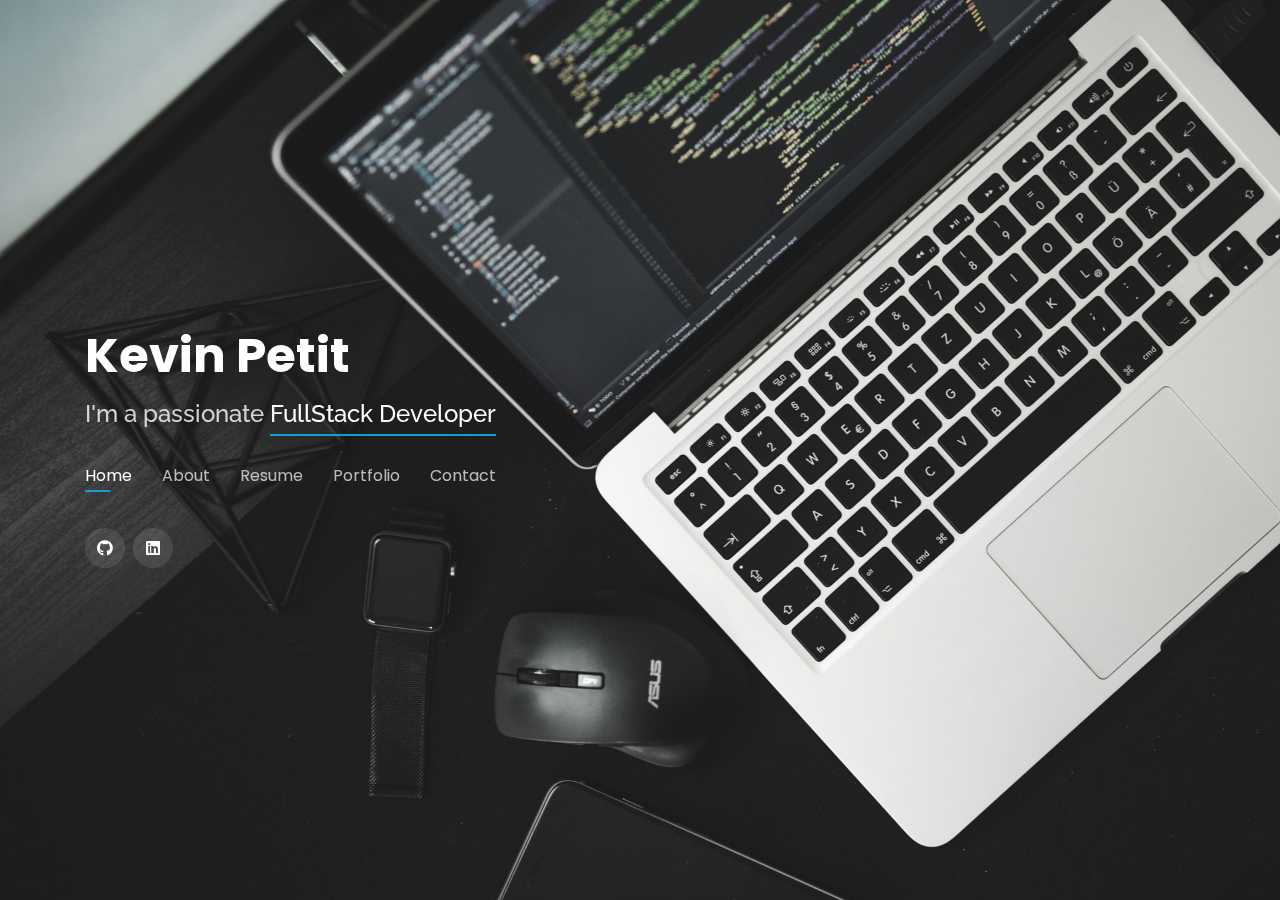
<file: index.html>
<!DOCTYPE html>
<html lang="en">

<head>
  <meta charset="utf-8">
  <meta content="width=device-width, initial-scale=1.0" name="viewport">

  <title>Kevin Petit | Portfolio</title>
  <meta content="portfolio kevin petit work" name="description">
  <meta content="portfolio kevin petit work" name="keywords">

  <!-- Favicons -->
  <link href="assets/img/code.png" rel="icon">
  <!-- <link href="assets/img/apple-touch-icon.png" rel="apple-touch-icon"> -->

  <!-- Google Fonts -->
  <link href="https://fonts.googleapis.com/css?family=Open+Sans:300,300i,400,400i,600,600i,700,700i|Raleway:300,300i,400,400i,500,500i,600,600i,700,700i|Poppins:300,300i,400,400i,500,500i,600,600i,700,700i" rel="stylesheet">

  <!-- Vendor CSS Files -->
  <!-- <link href="assets/vendor/bootstrap/css/bootstrap.min.css" rel="stylesheet"> -->
  <link rel="stylesheet" href="https://stackpath.bootstrapcdn.com/bootstrap/4.3.1/css/bootstrap.min.css" integrity="sha384-ggOyR0iXCbMQv3Xipma34MD+dH/1fQ784/j6cY/iJTQUOhcWr7x9JvoRxT2MZw1T" crossorigin="anonymous">
  <link href="assets/vendor/icofont/icofont.min.css" rel="stylesheet">
  <link href="assets/vendor/remixicon/remixicon.css" rel="stylesheet">
  <link href="assets/vendor/owl.carousel/assets/owl.carousel.min.css" rel="stylesheet">
  <link href="assets/vendor/boxicons/css/boxicons.min.css" rel="stylesheet">
  <link href="assets/vendor/venobox/venobox.css" rel="stylesheet">
  <link rel="stylesheet" href="https://cdnjs.cloudflare.com/ajax/libs/font-awesome/5.15.2/css/all.min.css">
  <!-- Template Main CSS File -->
  <link href="assets/css/style.css" rel="stylesheet">
</head>

<body>

  <!-- ======= Header ======= -->
  <header id="header" class="header-tops">
    <div class="container">

      <h1><a href="index.html">Kevin Petit</a></h1>
      <!-- Uncomment below if you prefer to use an image logo -->
      <!-- <a href="index.html" class="mr-auto"><img src="assets/img/me.png" alt="" class="img-fluid"></a> -->
      <h2>I'm a passionate <span>FullStack Developer</span></h2>

      <nav class="nav-menu d-none d-lg-block">
        <ul>
          <li class="active"><a href="#header">Home</a></li>
          <li><a href="#about">About</a></li>
          <li><a href="#resume">Resume</a></li>
          <li><a href="#portfolio">Portfolio</a></li>
          <li><a href="#contact">Contact</a></li>
        </ul>
      </nav><!-- .nav-menu -->

      <div class="social-links">
        <a href="https://github.com/kevinpetits" class="twitter" target="_blank"><i class="fab fa-github"></i></a>
        <a href="https://www.linkedin.com/in/petit-kevin/" class="linkedin" target="_blank"><i class="fab fa-linkedin"></i></a>
      </div>

    </div>
  </header><!-- End Header -->

  <!-- ======= About Section ======= -->
  <section id="about" class="about">

    <!-- ======= About Me ======= -->
    <div class="about-me container">

      <div class="section-title">
        <h2>About</h2>
        <p>Learn more about me</p>
      </div>

      <div class="row">
        <div class="col-lg-4" data-aos="fade-right">
          <img src="assets/img/Kevin-min.jpeg" class="img-fluid" alt="">
        </div>
        <div class="col-lg-8 pt-4 pt-lg-0 content" data-aos="fade-left">
          <h3>FullStack Web Developer</h3>
          <p class="font-italic">
            Detail-oriented, responsible and committed developer. Passionate about problem solving, searching for new knowledge and learning new skills / tools.
          </p>
          <div class="row">
            <div class="col-lg-6">
              <ul>
                <li><i class="icofont-rounded-right"></i> <strong>City:</strong> Barquisimeto, Venezuela</li>
                <li><i class="icofont-rounded-right"></i> <strong>Degree:</strong> Technical in Computer Science</li>
                <li><i class="icofont-rounded-right"></i> <strong>Email:</strong> petitkevin20@gmail.com</li>
                <li><i class="icofont-rounded-right"></i> <strong>Job:</strong> Available</li>
                <li>
                  <i class="icofont-rounded-right"></i> 
                  <a href="https://github.com/kevinpetits" target="_blank"><i class="fab fa-github" style="color: #FFF;"></i></a> 
                  <a href="https://www.linkedin.com/in/petit-kevin/" target="_blank"><i class="fab fa-linkedin" style="color: #FFF;"></i></a>
                </li>
              </ul>
            </div>
          </div>
        </div>
      </div>

    </div><!-- End About Me -->

    <!-- ======= Interests ======= -->
    <div class="interests container">

      <div class="section-title">
        <h2>SKILLS</h2>
      </div>

      <div class="row">
        <div class="col-lg-3 col-md-4">
          <div class="icon-box">
            <i class="fab fa-html5" style="color: #e34f26"></i>
            <h3>HTML</h3>
          </div>
        </div>
        <div class="col-lg-3 col-md-4 mt-4 mt-md-0">
          <div class="icon-box">
            <i class="fab fa-css3-alt" style="color: #2965f1"></i>
            <h3>CSS</h3>
          </div>
        </div>
        <div class="col-lg-3 col-md-4 mt-4 mt-md-0">
          <div class="icon-box">
            <i class="fab fa-js" style="color: #f0db4f"></i>
            <h3>JavaScript</h3>
          </div>
        </div>
        <div class="col-lg-3 col-md-4 mt-4 mt-lg-0">
          <div class="icon-box">
            <i class="fab fa-laravel" style="color: #F05340"></i>
            <h3>Laravel</h3>
          </div>
        </div>
        <div class="col-lg-3 col-md-4 mt-4">
          <div class="icon-box">
            <i class="fab fa-react" style="color: #47aeff;"></i>
            <h3>ReactJS</h3>
          </div>
        </div>
        <div class="col-lg-3 col-md-4 mt-4">
          <div class="icon-box">
            <i class="fab fa-node" style="color: #3c873a"></i>
            <h3>NodeJS</h3>
          </div>
        </div>
        <div class="col-lg-3 col-md-4 mt-4">
          <div class="icon-box">
            <i class="fab fa-node-js" style="color: #68a063"></i>
            <h3>ExpressJS</h3>
          </div>
        </div>
        <div class="col-lg-3 col-md-4 mt-4">
          <div class="icon-box">
            <i class="fab fa-php" style="color: #787CB5"></i>
            <h3>PHP</h3>
          </div>
        </div>
        <div class="col-lg-3 col-md-4 mt-4">
          <div class="icon-box">
            <i class="icofont-file-sql" style="color: #00758F"></i>
            <h3>MySQL</h3>
          </div>
        </div>
        <div class="col-lg-3 col-md-4 mt-4">
          <div class="icon-box">
            <i class="icofont-file-sql" style="color: #4DB33D"></i>
            <h3>MongoDB</h3>
          </div>
        </div>
      </div>

    </div><!-- End Interests -->

  </section><!-- End About Section -->

  <!-- ======= Resume Section ======= -->
  <section id="resume" class="resume">
    <div class="container">

      <div class="section-title">
        <h2>Resume</h2>
        <p>Check My Resume</p>
      </div>

      <div class="row">
        <div class="col-lg-6">

          <h3 class="resume-title">Education</h3>
          <div class="resume-item">
            <h4>Technical Career in Computer Science</h4>
            <h5>2016 - 2019</h5>
            <p><em>Instituto Universitario Jesus Obrero, Barquisimeto.</em></p>
            <p>Beginning of my professional career as a Computer Scientist. Learning basic design patterns and languages such as PHP and Java SE.</p>
          </div>
        </div>
        <div class="col-lg-6">
          <h3 class="resume-title">Professional Experience</h3>
          <div class="resume-item">
            <h4>FullStack Developer</h4>
            <h5>2020 - Present</h5>
            <p><em>ChicksGold Inc, Remote Job </em></p>
            <p>
            <ul>
              <li>Development of new modules to improve Staff performance.</li>
              <li>Fixed Bugs and implementation of improvements that positively affected the loading speed of the web page.</li>
              <li>CI/CD With Azure DevOps.</li>
              <li>Work with Paysafe API for payments.</li>
              <li>Work with Discord API to send sales notifications.</li>
              <li>Work with Sendinblue API for emails and to implement tools for the marketing team.</li>
              <li>Technologies used: PHP, MySQL, Javascript, Jquery, Docker, Azure DevOps.</li>
              <li>Performance improvement in database queries implementing composer and adding migrations to the page.</li>
            </ul>
            </p>
          </div>
          <div class="resume-item">
            <h4>Data Analyst</h4>
            <h5>2018 - 2020</h5>
            <p><em>2B Ecommerce, Remote Job </em></p>
            <p>
            <ul>
              <li>Sending units to FBA</li>
              <li>Creation of Sales Dashboards </li>
              <li>Data Managment in Tableu</li>
              <li>Web Scraping with macros in VBA Excel</li>
              <li>Macros in VBA Excel</li>
            </ul>
            </p>
          </div>
          <div class="resume-item">
            <h4>Sales Analyst</h4>
            <h5>2018 - 2018</h5>
            <p><em>Cervecería Polar C.A, Barquisimeto, Venezuela.</em></p>
            <p>
            <ul>
              <li>Creation of Sales Dashboards</li>
              <li>Report Managment in SAP</li>
              <li>Sales Indicators and KPIs</li>
              <li>Advertising Campaigns</li>
            </ul>
            </p>
          </div>
        </div>
      </div>

    </div>
  </section><!-- End Resume Section -->

  <!-- ======= Portfolio Section ======= -->
  <section id="portfolio" class="portfolio">
    <div class="container">

      <div class="section-title">
        <h2>Portfolio</h2>
        <p>My Works</p>
      </div>

      <div class="row portfolio-container">

        <div class="col-lg-4 col-md-6 portfolio-item filter-app">
          <div class="portfolio-wrap">
            <img src="assets/img/portfolio/portfolio1.JPG" class="img-fluid" alt="">
            <div class="portfolio-info">
              <h4>Ecommerce Web APP</h4>
              <p>ReactJS, Laravel</p>
              <div class="portfolio-links">
                <a href="assets/img/portfolio/portfolio1.JPG" data-gall="portfolioGallery" class="venobox" title="Ecommerce Web App"><i class="bx bx-plus"></i></a>
                <a href="portfolio1.html" data-gall="portfolioDetailsGallery" data-vbtype="iframe" class="venobox" title="Portfolio Details"><i class="bx bx-link"></i></a>
              </div>
            </div>
          </div>
        </div>

        <div class="col-lg-4 col-md-6 portfolio-item filter-app">
          <div class="portfolio-wrap">
            <img src="assets/img/portfolio/portfolio2.JPG" class="img-fluid" alt="">
            <div class="portfolio-info">
              <h4>Url Shortener Web APP</h4>
              <p>Laravel</p>
              <div class="portfolio-links">
                <a href="assets/img/portfolio/portfolio2.JPG" data-gall="portfolioGallery" class="venobox" title="Url Shortener Web App"><i class="bx bx-plus"></i></a>
                <a href="portfolio2.html" data-gall="portfolioDetailsGallery" data-vbtype="iframe" class="venobox" title="Portfolio Details"><i class="bx bx-link"></i></a>
              </div>
            </div>
          </div>
        </div>

        <div class="col-lg-4 col-md-6 portfolio-item filter-app">
          <div class="portfolio-wrap">
            <img src="assets/img/portfolio/portfolio3.JPG" class="img-fluid" alt="">
            <div class="portfolio-info">
              <h4>Project Task Manager APP</h4>
              <p>ReactJS, NodeJs + Express, MongoDB</p>
              <div class="portfolio-links">
                <a href="assets/img/portfolio/portfolio3.JPG" data-gall="portfolioGallery" class="venobox" title="Project Task Manager APP"><i class="bx bx-plus"></i></a>
                <a href="portfolio3.html" data-gall="portfolioDetailsGallery" data-vbtype="iframe" class="venobox" title="Portfolio Details"><i class="bx bx-link"></i></a>
              </div>
            </div>
          </div>
        </div>


      </div>

    </div>
  </section><!-- End Portfolio Section -->

  <!-- ======= Contact Section ======= -->
  <section id="contact" class="contact">
    <div class="container">

      <div class="section-title">
        <h2>Contact</h2>
        <p>Contact Me</p>
      </div>

      <div class="row mt-2">

        <div class="col-md-6 d-flex align-items-stretch">
          <div class="info-box">
            <i class="bx bx-envelope"></i>
            <h3>Email Me</h3>
            <p>petitkevin20@gmail.com</p>
          </div>
        </div>

        <div class="col-md-6 mt-4 mt-md-0 d-flex align-items-stretch">
          <div class="info-box">
            <i class="bx bx-share-alt"></i>
            <h3>Social Profiles</h3>
            <div class="social-links">
              <a href="https://github.com/kevinpetits" class="twitter" target="_blank"><i class="fab fa-github"></i></a>
              <a href="https://www.linkedin.com/in/petit-kevin/" class="linkedin" target="_blank"><i class="fab fa-linkedin"></i></a>
            </div>
          </div>
        </div>

      </div>

    </div>
  </section><!-- End Contact Section -->

  <!-- Vendor JS Files -->
  <script src="assets/vendor/jquery/jquery.min.js"></script>
  <script src="assets/vendor/bootstrap/js/bootstrap.bundle.min.js"></script>
  <script src="assets/vendor/jquery.easing/jquery.easing.min.js"></script>
  <script src="assets/vendor/php-email-form/validate.js"></script>
  <script src="assets/vendor/waypoints/jquery.waypoints.min.js"></script>
  <script src="assets/vendor/counterup/counterup.min.js"></script>
  <script src="assets/vendor/owl.carousel/owl.carousel.min.js"></script>
  <script src="assets/vendor/isotope-layout/isotope.pkgd.min.js"></script>
  <script src="assets/vendor/venobox/venobox.min.js"></script>

  <!-- Template Main JS File -->
  <script src="assets/js/main.js"></script>

</body>

</html>
</file>
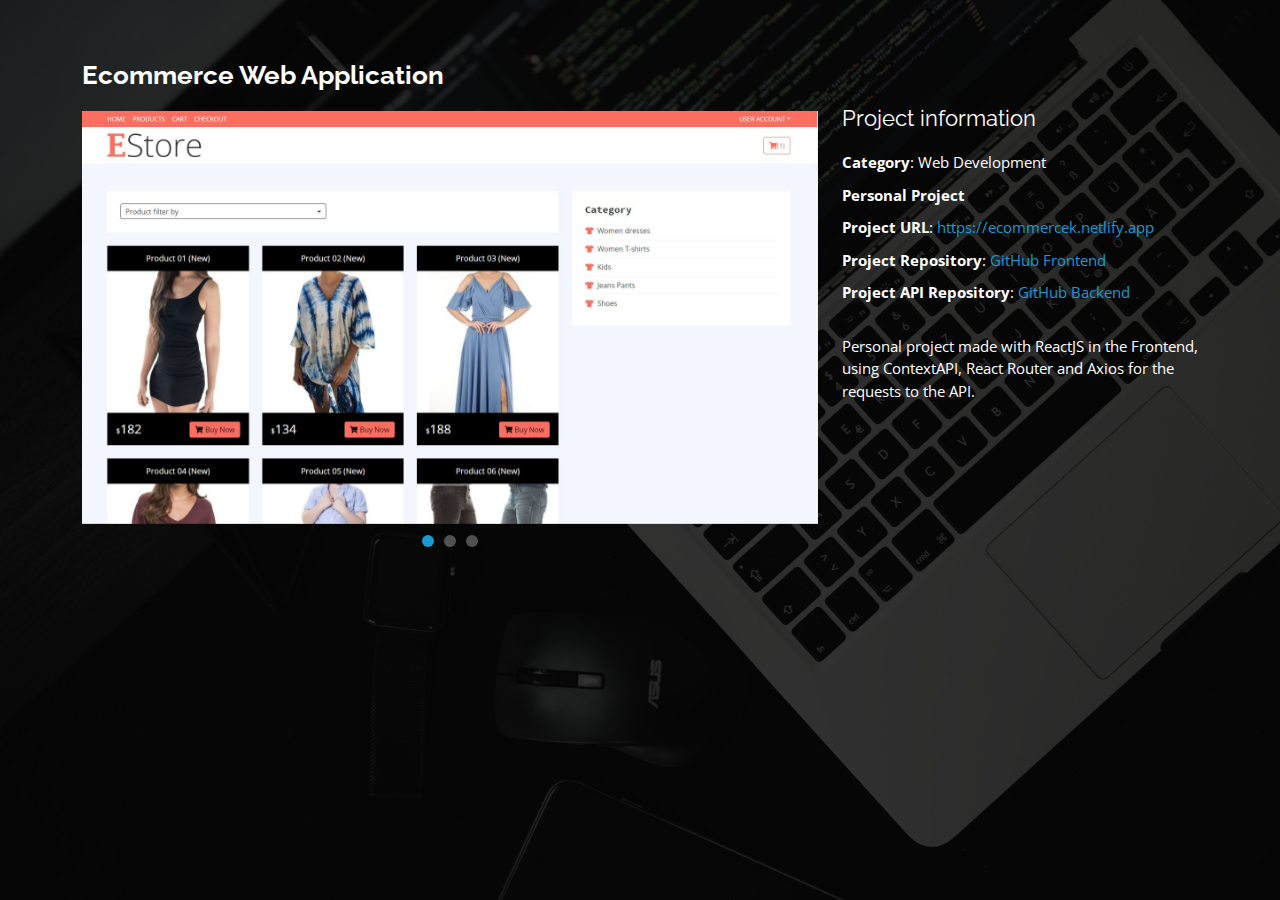
<file: portfolio1.html>
<!DOCTYPE html>
<html lang="en">

<head>
  <meta charset="utf-8">
  <meta content="width=device-width, initial-scale=1.0" name="viewport">

  <title>Kevin Petit | Portfolio</title>
  <meta content="portfolio kevin petit work" name="description">
  <meta content="portfolio kevin petit work" name="keywords">

  <!-- Google Fonts -->
  <link href="https://fonts.googleapis.com/css?family=Open+Sans:300,300i,400,400i,600,600i,700,700i|Raleway:300,300i,400,400i,500,500i,600,600i,700,700i|Poppins:300,300i,400,400i,500,500i,600,600i,700,700i" rel="stylesheet">

  <!-- Vendor CSS Files -->
  <link href="assets/vendor/bootstrap/css/bootstrap.min.css" rel="stylesheet">
  <link href="assets/vendor/icofont/icofont.min.css" rel="stylesheet">
  <link href="assets/vendor/remixicon/remixicon.css" rel="stylesheet">
  <link href="assets/vendor/owl.carousel/assets/owl.carousel.min.css" rel="stylesheet">
  <link href="assets/vendor/boxicons/css/boxicons.min.css" rel="stylesheet">
  <link href="assets/vendor/venobox/venobox.css" rel="stylesheet">

  <!-- Template Main CSS File -->
  <link href="assets/css/style.css" rel="stylesheet">
</head>

<body>

  <main id="main">

    <!-- ======= Portfolio Details ======= -->
    <div id="portfolio-details" class="portfolio-details">
      <div class="container">

        <div class="row">

          <div class="col-lg-8">
            <h2 class="portfolio-title">Ecommerce Web Application</h2>
            <div class="owl-carousel portfolio-details-carousel">
              <img src="assets/img/portfolio/portfolio1.JPG" class="img-fluid" alt="">
              <img src="assets/img/portfolio/portfolio1photo2.JPG" class="img-fluid" alt="">
              <img src="assets/img/portfolio/portfolio1photo3.JPG" class="img-fluid" alt="">
            </div>
          </div>

          <div class="col-lg-4 portfolio-info">
            <h3>Project information</h3>
            <ul>
              <li><strong>Category</strong>: Web Development</li>
              <li><strong>Personal Project</strong></li>
              <li><strong>Project URL</strong>: <a href="https://ecommercek.netlify.app/" target="_blank">https://ecommercek.netlify.app</a></li>
              <li><strong>Project Repository</strong>: <a href="https://github.com/kevinpetits/ecommerce-front" target="_blank">GitHub Frontend</a></li>
              <li><strong>Project API Repository</strong>: <a href="https://github.com/kevinpetits/ecommerce-api" target="_blank">GitHub Backend</a></li>
            </ul>

            <p>
              Personal project made with ReactJS in the Frontend, using ContextAPI, React Router and Axios for the requests to the API.
            </p>
          </div>

        </div>

      </div>
    </div><!-- End Portfolio Details -->

  </main><!-- End #main -->


  <!-- Vendor JS Files -->
  <script src="assets/vendor/jquery/jquery.min.js"></script>
  <script src="assets/vendor/bootstrap/js/bootstrap.bundle.min.js"></script>
  <script src="assets/vendor/jquery.easing/jquery.easing.min.js"></script>
  <script src="assets/vendor/php-email-form/validate.js"></script>
  <script src="assets/vendor/waypoints/jquery.waypoints.min.js"></script>
  <script src="assets/vendor/counterup/counterup.min.js"></script>
  <script src="assets/vendor/owl.carousel/owl.carousel.min.js"></script>
  <script src="assets/vendor/isotope-layout/isotope.pkgd.min.js"></script>
  <script src="assets/vendor/venobox/venobox.min.js"></script>

  <!-- Template Main JS File -->
  <script src="assets/js/main.js"></script>

</body>

</html>
</file>
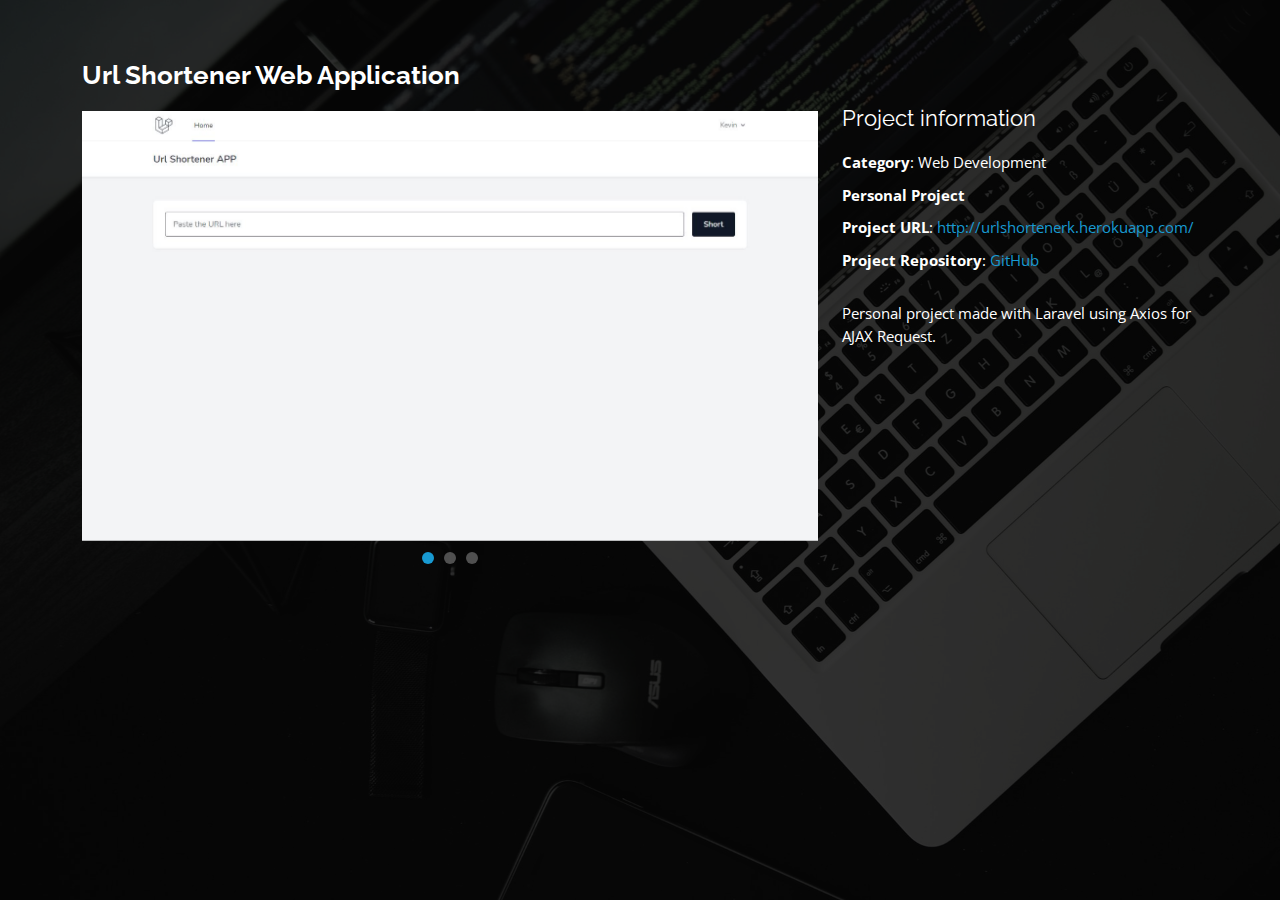
<file: portfolio2.html>
<!DOCTYPE html>
<html lang="en">

<head>
  <meta charset="utf-8">
  <meta content="width=device-width, initial-scale=1.0" name="viewport">

  <title>Kevin Petit | Portfolio</title>
  <meta content="portfolio kevin petit work" name="description">
  <meta content="portfolio kevin petit work" name="keywords">

  <!-- Google Fonts -->
  <link href="https://fonts.googleapis.com/css?family=Open+Sans:300,300i,400,400i,600,600i,700,700i|Raleway:300,300i,400,400i,500,500i,600,600i,700,700i|Poppins:300,300i,400,400i,500,500i,600,600i,700,700i" rel="stylesheet">

  <!-- Vendor CSS Files -->
  <link href="assets/vendor/bootstrap/css/bootstrap.min.css" rel="stylesheet">
  <link href="assets/vendor/icofont/icofont.min.css" rel="stylesheet">
  <link href="assets/vendor/remixicon/remixicon.css" rel="stylesheet">
  <link href="assets/vendor/owl.carousel/assets/owl.carousel.min.css" rel="stylesheet">
  <link href="assets/vendor/boxicons/css/boxicons.min.css" rel="stylesheet">
  <link href="assets/vendor/venobox/venobox.css" rel="stylesheet">

  <!-- Template Main CSS File -->
  <link href="assets/css/style.css" rel="stylesheet">
</head>

<body>

  <main id="main">

    <!-- ======= Portfolio Details ======= -->
    <div id="portfolio-details" class="portfolio-details">
      <div class="container">

        <div class="row">

          <div class="col-lg-8">
            <h2 class="portfolio-title">Url Shortener Web Application</h2>
            <div class="owl-carousel portfolio-details-carousel">
              <img src="assets/img/portfolio/portfolio2.JPG" class="img-fluid" alt="">
              <img src="assets/img/portfolio/portfolio2photo2.JPG" class="img-fluid" alt="">
              <img src="assets/img/portfolio/portfolio2photo3.JPG" class="img-fluid" alt="">
            </div>
          </div>

          <div class="col-lg-4 portfolio-info">
            <h3>Project information</h3>
            <ul>
              <li><strong>Category</strong>: Web Development</li>
              <li><strong>Personal Project</strong></li>
              <li><strong>Project URL</strong>: <a href="http://urlshortenerk.herokuapp.com/" target="_blank">http://urlshortenerk.herokuapp.com/</a></li>
              <li><strong>Project Repository</strong>: <a href="https://github.com/kevinpetits/laravelurlshortener" target="_blank">GitHub</a></li>
            </ul>

            <p>
              Personal project made with Laravel using Axios for AJAX Request.
            </p>
          </div>

        </div>

      </div>
    </div><!-- End Portfolio Details -->

  </main><!-- End #main -->


  <!-- Vendor JS Files -->
  <script src="assets/vendor/jquery/jquery.min.js"></script>
  <script src="assets/vendor/bootstrap/js/bootstrap.bundle.min.js"></script>
  <script src="assets/vendor/jquery.easing/jquery.easing.min.js"></script>
  <script src="assets/vendor/php-email-form/validate.js"></script>
  <script src="assets/vendor/waypoints/jquery.waypoints.min.js"></script>
  <script src="assets/vendor/counterup/counterup.min.js"></script>
  <script src="assets/vendor/owl.carousel/owl.carousel.min.js"></script>
  <script src="assets/vendor/isotope-layout/isotope.pkgd.min.js"></script>
  <script src="assets/vendor/venobox/venobox.min.js"></script>

  <!-- Template Main JS File -->
  <script src="assets/js/main.js"></script>

</body>

</html>
</file>
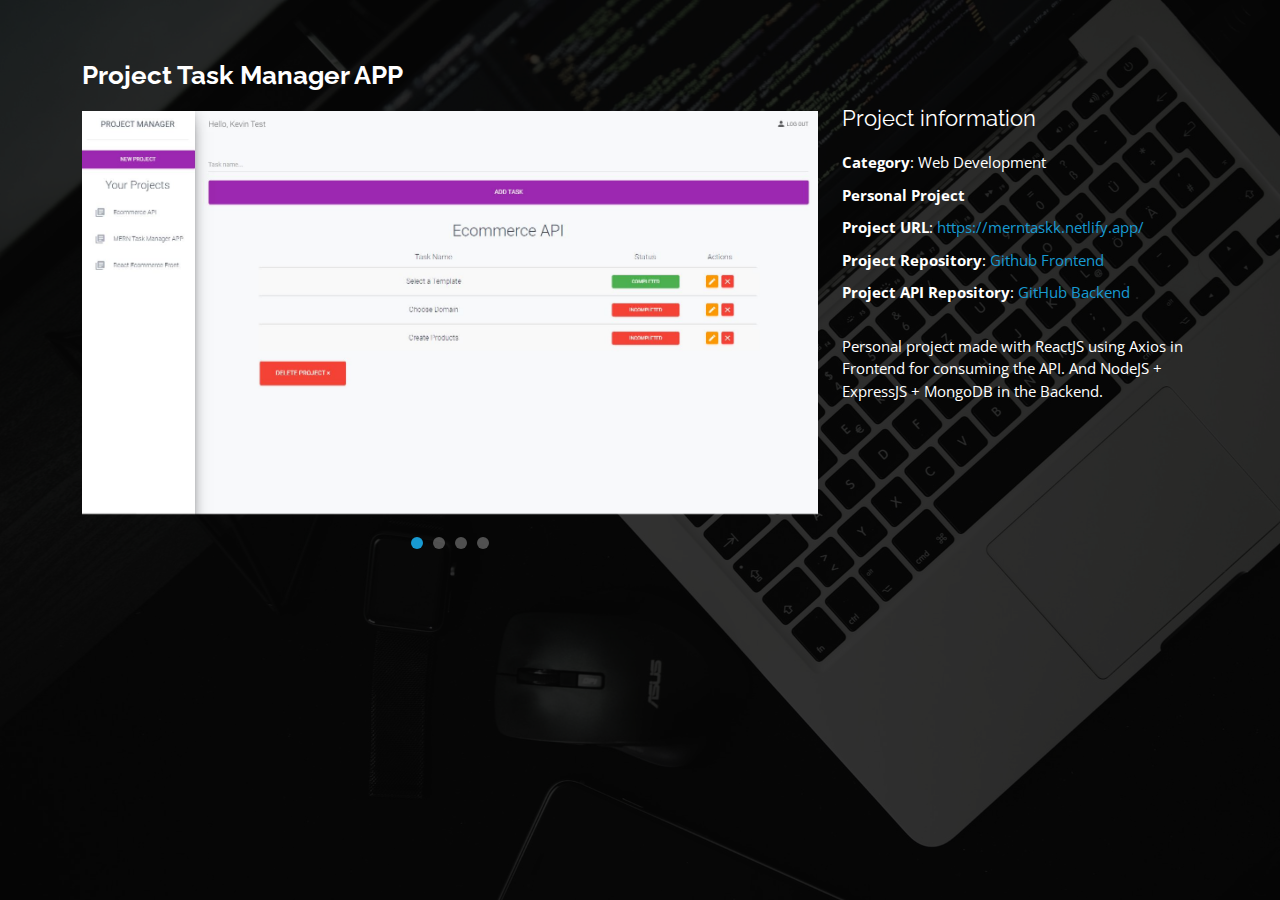
<file: portfolio3.html>
<!DOCTYPE html>
<html lang="en">

<head>
  <meta charset="utf-8">
  <meta content="width=device-width, initial-scale=1.0" name="viewport">

  <title>Kevin Petit | Portfolio</title>
  <meta content="portfolio kevin petit work" name="description">
  <meta content="portfolio kevin petit work" name="keywords">

  <!-- Google Fonts -->
  <link href="https://fonts.googleapis.com/css?family=Open+Sans:300,300i,400,400i,600,600i,700,700i|Raleway:300,300i,400,400i,500,500i,600,600i,700,700i|Poppins:300,300i,400,400i,500,500i,600,600i,700,700i" rel="stylesheet">

  <!-- Vendor CSS Files -->
  <link href="assets/vendor/bootstrap/css/bootstrap.min.css" rel="stylesheet">
  <link href="assets/vendor/icofont/icofont.min.css" rel="stylesheet">
  <link href="assets/vendor/remixicon/remixicon.css" rel="stylesheet">
  <link href="assets/vendor/owl.carousel/assets/owl.carousel.min.css" rel="stylesheet">
  <link href="assets/vendor/boxicons/css/boxicons.min.css" rel="stylesheet">
  <link href="assets/vendor/venobox/venobox.css" rel="stylesheet">

  <!-- Template Main CSS File -->
  <link href="assets/css/style.css" rel="stylesheet">
</head>

<body>

  <main id="main">

    <!-- ======= Portfolio Details ======= -->
    <div id="portfolio-details" class="portfolio-details">
      <div class="container">

        <div class="row">

          <div class="col-lg-8">
            <h2 class="portfolio-title">Project Task Manager APP</h2>
            <div class="owl-carousel portfolio-details-carousel">
              <img src="assets/img/portfolio/portfolio3.JPG" class="img-fluid" alt="">
              <img src="assets/img/portfolio/portfolio3photo2.JPG" class="img-fluid" alt="">
              <img src="assets/img/portfolio/portfolio3photo3.JPG" class="img-fluid" alt="">
              <img src="assets/img/portfolio/portfolio3photo4.JPG" class="img-fluid" alt="">
            </div>
          </div>

          <div class="col-lg-4 portfolio-info">
            <h3>Project information</h3>
            <ul>
              <li><strong>Category</strong>: Web Development</li>
              <li><strong>Personal Project</strong></li>
              <li><strong>Project URL</strong>: <a href="https://merntaskk.netlify.app/" target="_blank">https://merntaskk.netlify.app/</a></li>
              <li><strong>Project Repository</strong>: <a href="https://github.com/kevinpetits/merntaskclient" target="_blank">Github Frontend</a></li>
              <li><strong>Project API Repository</strong>: <a href="https://github.com/kevinpetits/merntaskserver" target="_blank">GitHub Backend</a></li>
            </ul>

            <p>
              Personal project made with ReactJS using Axios in Frontend for consuming the API. And NodeJS + ExpressJS + MongoDB in the Backend.
            </p>
          </div>

        </div>

      </div>
    </div><!-- End Portfolio Details -->

  </main><!-- End #main -->


  <!-- Vendor JS Files -->
  <script src="assets/vendor/jquery/jquery.min.js"></script>
  <script src="assets/vendor/bootstrap/js/bootstrap.bundle.min.js"></script>
  <script src="assets/vendor/jquery.easing/jquery.easing.min.js"></script>
  <script src="assets/vendor/php-email-form/validate.js"></script>
  <script src="assets/vendor/waypoints/jquery.waypoints.min.js"></script>
  <script src="assets/vendor/counterup/counterup.min.js"></script>
  <script src="assets/vendor/owl.carousel/owl.carousel.min.js"></script>
  <script src="assets/vendor/isotope-layout/isotope.pkgd.min.js"></script>
  <script src="assets/vendor/venobox/venobox.min.js"></script>

  <!-- Template Main JS File -->
  <script src="assets/js/main.js"></script>

</body>

</html>
</file>
<file: assets/vendor/venobox/venobox.css>
/* ------ venobox.css --------*/
.vbox-overlay *, .vbox-overlay *:before, .vbox-overlay *:after{
    -webkit-backface-visibility: hidden;
    -webkit-box-sizing:border-box;
    -moz-box-sizing:border-box;
    box-sizing:border-box;
}
.vbox-overlay * { 
    -webkit-backface-visibility: visible;
    backface-visibility: visible;
}
.vbox-overlay{
    display: -webkit-flex;
    display: flex;
    -webkit-flex-direction: column;
    flex-direction: column;
    -webkit-justify-content: center;
    justify-content: center;
    -webkit-align-items: center;
    align-items: center;
    position: fixed;
    left: 0;
    top: 0;
    bottom: 0;
    right: 0;
    z-index: 999999;
}

/* ----- navigation ----- */
.vbox-title{
    width: 100%;
    height: 40px;
    float: left;
    text-align: center;
    line-height: 28px;
    font-size: 12px;
    padding: 6px 50px;
    overflow: hidden;
    position: fixed;
    display: none;
    left: 0;
    z-index: 89;
}
.vbox-close{
    cursor: pointer;
    position: fixed;
    top: -1px;
    right: 0;
    width: 50px;
    height: 40px;
    padding: 6px;
    display: block;
    background-position:10px center;
    overflow: hidden;
    font-size: 24px;
    line-height: 1;
    text-align: center;
    z-index: 99;
}
.vbox-left{
    cursor: pointer;
    position: fixed;
    left: 0;
    height: 40px;
    overflow: hidden;
    line-height: 28px;
    font-size: 12px;
    z-index: 99;
    display: flex;
    align-items:center;
}
.vbox-num{
    display: inline-block;
    margin: 6px 0 6px 15px;
}
/* ----- Social share ----- */
.vbox-share{
    line-height: 28px;
    font-size: 12px;
    overflow: hidden;
    position: fixed;
    left: 0;
    z-index: 98;
    display: flex;
    align-items:center;
    justify-content: center;
    width: 100%;
    text-align: center;
}
.vbox-share svg{
    max-height: 28px;
    width: 28px;
    z-index: 10;
    margin-left: 12px;
    margin-top: 6px;
    margin-bottom: 6px;
    vertical-align: middle;
}


/* ----- navigation ARROWS ----- */
.vbox-next, .vbox-prev{
    position: fixed;
    top: 50%;
    margin-top: -15px;
    overflow: hidden;
    cursor: pointer;
    display: block;
    width: 45px;
    height: 45px;
    z-index: 99;
}
.vbox-next span, .vbox-prev span{
    position: relative;
    width: 20px;
    height: 20px;
    border: 2px solid transparent;
    border-top-color: #B6B6B6;
    border-right-color: #B6B6B6;
    text-indent: -100px;
    position: absolute;
    top: 8px;
    display: block;
}
.vbox-prev{
    left: 15px;
}
.vbox-next{
    right: 15px;
}
.vbox-prev span{
    left: 10px;
    -ms-transform: rotate(-135deg);
    -webkit-transform: rotate(-135deg);
    transform: rotate(-135deg);
}
.vbox-next span{
    -ms-transform: rotate(45deg);
    -webkit-transform: rotate(45deg);
    transform: rotate(45deg);
    right: 10px;
}
/* ------- inline window ------ */
.vbox-inline{
    width: 420px;
    height: 315px;
    height: 70vh;
    padding: 10px;
    background: #fff;
    margin: 0 auto;
    overflow: auto;
    text-align: left;
}
/* ------- Video & iFrames window ------ */
.venoframe{
    max-width: 100%;
    width: 100%;
    border: none;
    width: 100%;
    height: 260px;
    height: 70vh;
}
.venoframe.vbvid{
    height: 260px;
}
@media (min-width: 768px) {
    .venoframe, .vbox-inline{
        width: 90%;
        height: 360px;
        height: 70vh;
    }
    .venoframe.vbvid{
        width: 640px;
        height: 360px;
    }
}
@media (min-width: 992px) {
    .venoframe, .vbox-inline{
        max-width: 1200px;
        width: 80%;
        height: 540px;
        height: 70vh;
    }
    .venoframe.vbvid{
        width: 960px;
        height: 540px;
    }
}
/* 
Please do NOT edit this part! 
or at least read this note: http://i.imgur.com/7C0ws9e.gif
*/
.vbox-open{
    overflow: hidden;
}
.vbox-container{
    position: absolute;
    left: 0;
    right: 0;
    top: 0;
    bottom: 0;
    overflow-x: hidden;
    overflow-y: scroll;
    overflow-scrolling: touch;
    -webkit-overflow-scrolling: touch;
    z-index: 20;
    max-height: 100%;

}

.vbox-content{
    text-align: center;
    float: left;
    width: 100%;
    position: relative;
    overflow: hidden;
    padding: 20px 4%;
}
.vbox-container img{
    max-width: 100%;
    height: auto;
}
.vbox-figlio{
    box-shadow: 0 0 12px rgba(0,0,0,0.19), 0 6px 6px rgba(0,0,0,0.23);
    max-width: 100%;
    text-align: initial;
}
img.vbox-figlio{
    -webkit-user-select: none;
-khtml-user-select: none;
-moz-user-select: none;
-o-user-select: none;
user-select: none;
}
.vbox-content.swipe-left{
    margin-left: -200px !important;
}
.vbox-content.swipe-right{
    margin-left: 200px !important;
}
.vbox-animated{
    webkit-transition: margin 300ms ease-out;
    transition: margin 300ms ease-out;
}

/* ---------- preloader ----------
 * SPINKIT 
 * http://tobiasahlin.com/spinkit/
-------------------------------- */
.sk-double-bounce,.sk-rotating-plane{width:40px;height:40px;margin:40px auto}.sk-rotating-plane{background-color:#333;-webkit-animation:sk-rotatePlane 1.2s infinite ease-in-out;animation:sk-rotatePlane 1.2s infinite ease-in-out}@-webkit-keyframes sk-rotatePlane{0%{-webkit-transform:perspective(120px) rotateX(0) rotateY(0);transform:perspective(120px) rotateX(0) rotateY(0)}50%{-webkit-transform:perspective(120px) rotateX(-180.1deg) rotateY(0);transform:perspective(120px) rotateX(-180.1deg) rotateY(0)}100%{-webkit-transform:perspective(120px) rotateX(-180deg) rotateY(-179.9deg);transform:perspective(120px) rotateX(-180deg) rotateY(-179.9deg)}}@keyframes sk-rotatePlane{0%{-webkit-transform:perspective(120px) rotateX(0) rotateY(0);transform:perspective(120px) rotateX(0) rotateY(0)}50%{-webkit-transform:perspective(120px) rotateX(-180.1deg) rotateY(0);transform:perspective(120px) rotateX(-180.1deg) rotateY(0)}100%{-webkit-transform:perspective(120px) rotateX(-180deg) rotateY(-179.9deg);transform:perspective(120px) rotateX(-180deg) rotateY(-179.9deg)}}.sk-double-bounce{position:relative}.sk-double-bounce .sk-child{width:100%;height:100%;border-radius:50%;background-color:#333;opacity:.6;position:absolute;top:0;left:0;-webkit-animation:sk-doubleBounce 2s infinite ease-in-out;animation:sk-doubleBounce 2s infinite ease-in-out}.sk-chasing-dots .sk-child,.sk-spinner-pulse,.sk-three-bounce .sk-child{background-color:#333;border-radius:100%}.sk-double-bounce .sk-double-bounce2{-webkit-animation-delay:-1s;animation-delay:-1s}@-webkit-keyframes sk-doubleBounce{0%,100%{-webkit-transform:scale(0);transform:scale(0)}50%{-webkit-transform:scale(1);transform:scale(1)}}@keyframes sk-doubleBounce{0%,100%{-webkit-transform:scale(0);transform:scale(0)}50%{-webkit-transform:scale(1);transform:scale(1)}}.sk-wave{margin:40px auto;width:50px;height:40px;text-align:center;font-size:10px}.sk-wave .sk-rect{background-color:#333;height:100%;width:6px;display:inline-block;-webkit-animation:sk-waveStretchDelay 1.2s infinite ease-in-out;animation:sk-waveStretchDelay 1.2s infinite ease-in-out}.sk-wave .sk-rect1{-webkit-animation-delay:-1.2s;animation-delay:-1.2s}.sk-wave .sk-rect2{-webkit-animation-delay:-1.1s;animation-delay:-1.1s}.sk-wave .sk-rect3{-webkit-animation-delay:-1s;animation-delay:-1s}.sk-wave .sk-rect4{-webkit-animation-delay:-.9s;animation-delay:-.9s}.sk-wave .sk-rect5{-webkit-animation-delay:-.8s;animation-delay:-.8s}@-webkit-keyframes sk-waveStretchDelay{0%,100%,40%{-webkit-transform:scaleY(.4);transform:scaleY(.4)}20%{-webkit-transform:scaleY(1);transform:scaleY(1)}}@keyframes sk-waveStretchDelay{0%,100%,40%{-webkit-transform:scaleY(.4);transform:scaleY(.4)}20%{-webkit-transform:scaleY(1);transform:scaleY(1)}}.sk-wandering-cubes{margin:40px auto;width:40px;height:40px;position:relative}.sk-wandering-cubes .sk-cube{background-color:#333;width:10px;height:10px;position:absolute;top:0;left:0;-webkit-animation:sk-wanderingCube 1.8s ease-in-out -1.8s infinite both;animation:sk-wanderingCube 1.8s ease-in-out -1.8s infinite both}.sk-chasing-dots,.sk-spinner-pulse{width:40px;height:40px;margin:40px auto}.sk-wandering-cubes .sk-cube2{-webkit-animation-delay:-.9s;animation-delay:-.9s}@-webkit-keyframes sk-wanderingCube{0%{-webkit-transform:rotate(0);transform:rotate(0)}25%{-webkit-transform:translateX(30px) rotate(-90deg) scale(.5);transform:translateX(30px) rotate(-90deg) scale(.5)}50%{-webkit-transform:translateX(30px) translateY(30px) rotate(-179deg);transform:translateX(30px) translateY(30px) rotate(-179deg)}50.1%{-webkit-transform:translateX(30px) translateY(30px) rotate(-180deg);transform:translateX(30px) translateY(30px) rotate(-180deg)}75%{-webkit-transform:translateX(0) translateY(30px) rotate(-270deg) scale(.5);transform:translateX(0) translateY(30px) rotate(-270deg) scale(.5)}100%{-webkit-transform:rotate(-360deg);transform:rotate(-360deg)}}@keyframes sk-wanderingCube{0%{-webkit-transform:rotate(0);transform:rotate(0)}25%{-webkit-transform:translateX(30px) rotate(-90deg) scale(.5);transform:translateX(30px) rotate(-90deg) scale(.5)}50%{-webkit-transform:translateX(30px) translateY(30px) rotate(-179deg);transform:translateX(30px) translateY(30px) rotate(-179deg)}50.1%{-webkit-transform:translateX(30px) translateY(30px) rotate(-180deg);transform:translateX(30px) translateY(30px) rotate(-180deg)}75%{-webkit-transform:translateX(0) translateY(30px) rotate(-270deg) scale(.5);transform:translateX(0) translateY(30px) rotate(-270deg) scale(.5)}100%{-webkit-transform:rotate(-360deg);transform:rotate(-360deg)}}.sk-spinner-pulse{-webkit-animation:sk-pulseScaleOut 1s infinite ease-in-out;animation:sk-pulseScaleOut 1s infinite ease-in-out}@-webkit-keyframes sk-pulseScaleOut{0%{-webkit-transform:scale(0);transform:scale(0)}100%{-webkit-transform:scale(1);transform:scale(1);opacity:0}}@keyframes sk-pulseScaleOut{0%{-webkit-transform:scale(0);transform:scale(0)}100%{-webkit-transform:scale(1);transform:scale(1);opacity:0}}.sk-chasing-dots{position:relative;text-align:center;-webkit-animation:sk-chasingDotsRotate 2s infinite linear;animation:sk-chasingDotsRotate 2s infinite linear}.sk-chasing-dots .sk-child{width:60%;height:60%;display:inline-block;position:absolute;top:0;-webkit-animation:sk-chasingDotsBounce 2s infinite ease-in-out;animation:sk-chasingDotsBounce 2s infinite ease-in-out}.sk-chasing-dots .sk-dot2{top:auto;bottom:0;-webkit-animation-delay:-1s;animation-delay:-1s}@-webkit-keyframes sk-chasingDotsRotate{100%{-webkit-transform:rotate(360deg);transform:rotate(360deg)}}@keyframes sk-chasingDotsRotate{100%{-webkit-transform:rotate(360deg);transform:rotate(360deg)}}@-webkit-keyframes sk-chasingDotsBounce{0%,100%{-webkit-transform:scale(0);transform:scale(0)}50%{-webkit-transform:scale(1);transform:scale(1)}}@keyframes sk-chasingDotsBounce{0%,100%{-webkit-transform:scale(0);transform:scale(0)}50%{-webkit-transform:scale(1);transform:scale(1)}}.sk-three-bounce{margin:40px auto;width:80px;text-align:center}.sk-three-bounce .sk-child{width:20px;height:20px;display:inline-block;-webkit-animation:sk-three-bounce 1.4s ease-in-out 0s infinite both;animation:sk-three-bounce 1.4s ease-in-out 0s infinite both}.sk-circle .sk-child:before,.sk-fading-circle .sk-circle:before{display:block;border-radius:100%;content:'';background-color:#333}.sk-three-bounce .sk-bounce1{-webkit-animation-delay:-.32s;animation-delay:-.32s}.sk-three-bounce .sk-bounce2{-webkit-animation-delay:-.16s;animation-delay:-.16s}@-webkit-keyframes sk-three-bounce{0%,100%,80%{-webkit-transform:scale(0);transform:scale(0)}40%{-webkit-transform:scale(1);transform:scale(1)}}@keyframes sk-three-bounce{0%,100%,80%{-webkit-transform:scale(0);transform:scale(0)}40%{-webkit-transform:scale(1);transform:scale(1)}}.sk-circle{margin:40px auto;width:40px;height:40px;position:relative}.sk-circle .sk-child{width:100%;height:100%;position:absolute;left:0;top:0}.sk-circle .sk-child:before{margin:0 auto;width:15%;height:15%;-webkit-animation:sk-circleBounceDelay 1.2s infinite ease-in-out both;animation:sk-circleBounceDelay 1.2s infinite ease-in-out both}.sk-circle .sk-circle2{-webkit-transform:rotate(30deg);-ms-transform:rotate(30deg);transform:rotate(30deg)}.sk-circle .sk-circle3{-webkit-transform:rotate(60deg);-ms-transform:rotate(60deg);transform:rotate(60deg)}.sk-circle .sk-circle4{-webkit-transform:rotate(90deg);-ms-transform:rotate(90deg);transform:rotate(90deg)}.sk-circle .sk-circle5{-webkit-transform:rotate(120deg);-ms-transform:rotate(120deg);transform:rotate(120deg)}.sk-circle .sk-circle6{-webkit-transform:rotate(150deg);-ms-transform:rotate(150deg);transform:rotate(150deg)}.sk-circle .sk-circle7{-webkit-transform:rotate(180deg);-ms-transform:rotate(180deg);transform:rotate(180deg)}.sk-circle .sk-circle8{-webkit-transform:rotate(210deg);-ms-transform:rotate(210deg);transform:rotate(210deg)}.sk-circle .sk-circle9{-webkit-transform:rotate(240deg);-ms-transform:rotate(240deg);transform:rotate(240deg)}.sk-circle .sk-circle10{-webkit-transform:rotate(270deg);-ms-transform:rotate(270deg);transform:rotate(270deg)}.sk-circle .sk-circle11{-webkit-transform:rotate(300deg);-ms-transform:rotate(300deg);transform:rotate(300deg)}.sk-circle .sk-circle12{-webkit-transform:rotate(330deg);-ms-transform:rotate(330deg);transform:rotate(330deg)}.sk-circle .sk-circle2:before{-webkit-animation-delay:-1.1s;animation-delay:-1.1s}.sk-circle .sk-circle3:before{-webkit-animation-delay:-1s;animation-delay:-1s}.sk-circle .sk-circle4:before{-webkit-animation-delay:-.9s;animation-delay:-.9s}.sk-circle .sk-circle5:before{-webkit-animation-delay:-.8s;animation-delay:-.8s}.sk-circle .sk-circle6:before{-webkit-animation-delay:-.7s;animation-delay:-.7s}.sk-circle .sk-circle7:before{-webkit-animation-delay:-.6s;animation-delay:-.6s}.sk-circle .sk-circle8:before{-webkit-animation-delay:-.5s;animation-delay:-.5s}.sk-circle .sk-circle9:before{-webkit-animation-delay:-.4s;animation-delay:-.4s}.sk-circle .sk-circle10:before{-webkit-animation-delay:-.3s;animation-delay:-.3s}.sk-circle .sk-circle11:before{-webkit-animation-delay:-.2s;animation-delay:-.2s}.sk-circle .sk-circle12:before{-webkit-animation-delay:-.1s;animation-delay:-.1s}@-webkit-keyframes sk-circleBounceDelay{0%,100%,80%{-webkit-transform:scale(0);transform:scale(0)}40%{-webkit-transform:scale(1);transform:scale(1)}}@keyframes sk-circleBounceDelay{0%,100%,80%{-webkit-transform:scale(0);transform:scale(0)}40%{-webkit-transform:scale(1);transform:scale(1)}}.sk-cube-grid{width:40px;height:40px;margin:40px auto}.sk-cube-grid .sk-cube{width:33.33%;height:33.33%;background-color:#333;float:left;-webkit-animation:sk-cubeGridScaleDelay 1.3s infinite ease-in-out;animation:sk-cubeGridScaleDelay 1.3s infinite ease-in-out}.sk-cube-grid .sk-cube1{-webkit-animation-delay:.2s;animation-delay:.2s}.sk-cube-grid .sk-cube2{-webkit-animation-delay:.3s;animation-delay:.3s}.sk-cube-grid .sk-cube3{-webkit-animation-delay:.4s;animation-delay:.4s}.sk-cube-grid .sk-cube4{-webkit-animation-delay:.1s;animation-delay:.1s}.sk-cube-grid .sk-cube5{-webkit-animation-delay:.2s;animation-delay:.2s}.sk-cube-grid .sk-cube6{-webkit-animation-delay:.3s;animation-delay:.3s}.sk-cube-grid .sk-cube7{-webkit-animation-delay:0ms;animation-delay:0ms}.sk-cube-grid .sk-cube8{-webkit-animation-delay:.1s;animation-delay:.1s}.sk-cube-grid .sk-cube9{-webkit-animation-delay:.2s;animation-delay:.2s}@-webkit-keyframes sk-cubeGridScaleDelay{0%,100%,70%{-webkit-transform:scale3D(1,1,1);transform:scale3D(1,1,1)}35%{-webkit-transform:scale3D(0,0,1);transform:scale3D(0,0,1)}}@keyframes sk-cubeGridScaleDelay{0%,100%,70%{-webkit-transform:scale3D(1,1,1);transform:scale3D(1,1,1)}35%{-webkit-transform:scale3D(0,0,1);transform:scale3D(0,0,1)}}.sk-fading-circle{margin:40px auto;width:40px;height:40px;position:relative}.sk-fading-circle .sk-circle{width:100%;height:100%;position:absolute;left:0;top:0}.sk-fading-circle .sk-circle:before{margin:0 auto;width:15%;height:15%;-webkit-animation:sk-circleFadeDelay 1.2s infinite ease-in-out both;animation:sk-circleFadeDelay 1.2s infinite ease-in-out both}.sk-fading-circle .sk-circle2{-webkit-transform:rotate(30deg);-ms-transform:rotate(30deg);transform:rotate(30deg)}.sk-fading-circle .sk-circle3{-webkit-transform:rotate(60deg);-ms-transform:rotate(60deg);transform:rotate(60deg)}.sk-fading-circle .sk-circle4{-webkit-transform:rotate(90deg);-ms-transform:rotate(90deg);transform:rotate(90deg)}.sk-fading-circle .sk-circle5{-webkit-transform:rotate(120deg);-ms-transform:rotate(120deg);transform:rotate(120deg)}.sk-fading-circle .sk-circle6{-webkit-transform:rotate(150deg);-ms-transform:rotate(150deg);transform:rotate(150deg)}.sk-fading-circle .sk-circle7{-webkit-transform:rotate(180deg);-ms-transform:rotate(180deg);transform:rotate(180deg)}.sk-fading-circle .sk-circle8{-webkit-transform:rotate(210deg);-ms-transform:rotate(210deg);transform:rotate(210deg)}.sk-fading-circle .sk-circle9{-webkit-transform:rotate(240deg);-ms-transform:rotate(240deg);transform:rotate(240deg)}.sk-fading-circle .sk-circle10{-webkit-transform:rotate(270deg);-ms-transform:rotate(270deg);transform:rotate(270deg)}.sk-fading-circle .sk-circle11{-webkit-transform:rotate(300deg);-ms-transform:rotate(300deg);transform:rotate(300deg)}.sk-fading-circle .sk-circle12{-webkit-transform:rotate(330deg);-ms-transform:rotate(330deg);transform:rotate(330deg)}.sk-fading-circle .sk-circle2:before{-webkit-animation-delay:-1.1s;animation-delay:-1.1s}.sk-fading-circle .sk-circle3:before{-webkit-animation-delay:-1s;animation-delay:-1s}.sk-fading-circle .sk-circle4:before{-webkit-animation-delay:-.9s;animation-delay:-.9s}.sk-fading-circle .sk-circle5:before{-webkit-animation-delay:-.8s;animation-delay:-.8s}.sk-fading-circle .sk-circle6:before{-webkit-animation-delay:-.7s;animation-delay:-.7s}.sk-fading-circle .sk-circle7:before{-webkit-animation-delay:-.6s;animation-delay:-.6s}.sk-fading-circle .sk-circle8:before{-webkit-animation-delay:-.5s;animation-delay:-.5s}.sk-fading-circle .sk-circle9:before{-webkit-animation-delay:-.4s;animation-delay:-.4s}.sk-fading-circle .sk-circle10:before{-webkit-animation-delay:-.3s;animation-delay:-.3s}.sk-fading-circle .sk-circle11:before{-webkit-animation-delay:-.2s;animation-delay:-.2s}.sk-fading-circle .sk-circle12:before{-webkit-animation-delay:-.1s;animation-delay:-.1s}@-webkit-keyframes sk-circleFadeDelay{0%,100%,39%{opacity:0}40%{opacity:1}}@keyframes sk-circleFadeDelay{0%,100%,39%{opacity:0}40%{opacity:1}}.sk-folding-cube{margin:40px auto;width:40px;height:40px;position:relative;-webkit-transform:rotateZ(45deg);transform:rotateZ(45deg)}.sk-folding-cube .sk-cube{float:left;width:50%;height:50%;position:relative;-webkit-transform:scale(1.1);-ms-transform:scale(1.1);transform:scale(1.1)}.sk-folding-cube .sk-cube:before{content:'';position:absolute;top:0;left:0;width:100%;height:100%;background-color:#333;-webkit-animation:sk-foldCubeAngle 2.4s infinite linear both;animation:sk-foldCubeAngle 2.4s infinite linear both;-webkit-transform-origin:100% 100%;-ms-transform-origin:100% 100%;transform-origin:100% 100%}.sk-folding-cube .sk-cube2{-webkit-transform:scale(1.1) rotateZ(90deg);transform:scale(1.1) rotateZ(90deg)}.sk-folding-cube .sk-cube3{-webkit-transform:scale(1.1) rotateZ(180deg);transform:scale(1.1) rotateZ(180deg)}.sk-folding-cube .sk-cube4{-webkit-transform:scale(1.1) rotateZ(270deg);transform:scale(1.1) rotateZ(270deg)}.sk-folding-cube .sk-cube2:before{-webkit-animation-delay:.3s;animation-delay:.3s}.sk-folding-cube .sk-cube3:before{-webkit-animation-delay:.6s;animation-delay:.6s}.sk-folding-cube .sk-cube4:before{-webkit-animation-delay:.9s;animation-delay:.9s}@-webkit-keyframes sk-foldCubeAngle{0%,10%{-webkit-transform:perspective(140px) rotateX(-180deg);transform:perspective(140px) rotateX(-180deg);opacity:0}25%,75%{-webkit-transform:perspective(140px) rotateX(0);transform:perspective(140px) rotateX(0);opacity:1}100%,90%{-webkit-transform:perspective(140px) rotateY(180deg);transform:perspective(140px) rotateY(180deg);opacity:0}}@keyframes sk-foldCubeAngle{0%,10%{-webkit-transform:perspective(140px) rotateX(-180deg);transform:perspective(140px) rotateX(-180deg);opacity:0}25%,75%{-webkit-transform:perspective(140px) rotateX(0);transform:perspective(140px) rotateX(0);opacity:1}100%,90%{-webkit-transform:perspective(140px) rotateY(180deg);transform:perspective(140px) rotateY(180deg);opacity:0}}
</file>
<file: assets/css/style.css>
/**
* Template Name: Personal - v3.0.0
* Template URL: https://bootstrapmade.com/personal-free-resume-bootstrap-template/
* Author: BootstrapMade.com
* License: https://bootstrapmade.com/license/
*/

/*--------------------------------------------------------------
# General
--------------------------------------------------------------*/
body {
  font-family: "Open Sans", sans-serif;
  background-color: #040404;
  color: #fff;
  position: relative;
  background: transparent;
}

body::before {
  content: "";
  position: fixed;
  background: #040404 url("../img/bg5.jpg") top right no-repeat;
  background-size: cover;
  left: 0;
  right: 0;
  top: 0;
  height: 100vh;
  z-index: -1;
}

@media (min-width: 1024px) {
  body::before {
    background-attachment: fixed;
  }
}

a {
  color: #189ad2;
  text-decoration: none;
}

a:hover {
  color: #35a9e8;
  text-decoration: none;
}

h1, h2, h3, h4, h5, h6 {
  font-family: "Raleway", sans-serif;
}

/*--------------------------------------------------------------
# Header
--------------------------------------------------------------*/
#header {
  transition: ease-in-out 0.3s;
  position: relative;
  height: 100vh;
  display: flex;
  align-items: center;
  z-index: 997;
  overflow-y: auto;
}

#header * {
  transition: ease-in-out 0.3s;
}

#header h1 {
  font-size: 48px;
  margin: 0;
  padding: 0;
  line-height: 1;
  font-weight: 700;
  font-family: "Poppins", sans-serif;
}

#header h1 a, #header h1 a:hover {
  color: #fff;
  line-height: 1;
  display: inline-block;
}

#header h2 {
  font-size: 24px;
  margin-top: 20px;
  color: rgba(255, 255, 255, 0.8);
}

#header h2 span {
  color: #fff;
  border-bottom: 2px solid #189ad2;
  padding-bottom: 6px;
}

#header img {
  padding: 0;
  margin: 0;
}

#header .social-links {
  margin-top: 40px;
  display: flex;
}

#header .social-links a {
  font-size: 16px;
  display: flex;
  justify-content: center;
  align-items: center;
  background: rgba(255, 255, 255, 0.1);
  color: #fff;
  line-height: 1;
  margin-right: 8px;
  border-radius: 50%;
  width: 40px;
  height: 40px;
}

#header .social-links a:hover {
  background: #189ad2;
}

@media (max-width: 992px) {
  #header h1 {
    font-size: 36px;
  }
  #header h2 {
    font-size: 20px;
    line-height: 30px;
  }
  #header .social-links {
    margin-top: 15px;
  }
  #header .container {
    display: flex;
    flex-direction: column;
    align-items: center;
  }
}

/*--------------------------------------------------------------
# Navigation Menu
--------------------------------------------------------------*/
/* Desktop Navigation */
.nav-menu {
  margin-top: 35px;
}

.nav-menu ul {
  display: flex;
  margin: 0;
  padding: 0;
  list-style: none;
}

.nav-menu li + li {
  margin-left: 30px;
}

.nav-menu a {
  display: block;
  position: relative;
  color: rgba(255, 255, 255, 0.7);
  font-size: 16px;
  font-family: "Poppins", sans-serif;
  font-weight: 400;
}

.nav-menu a:before {
  content: "";
  position: absolute;
  width: 0;
  height: 2px;
  bottom: -4px;
  left: 0;
  background-color: #189ad2;
  visibility: hidden;
  width: 0px;
  transition: all 0.3s ease-in-out 0s;
}

.nav-menu a:hover:before, .nav-menu li:hover > a:before, .nav-menu .active > a:before {
  visibility: visible;
  width: 25px;
}

.nav-menu a:hover, .nav-menu .active > a, .nav-menu li:hover > a {
  color: #fff;
  text-decoration: none;
}

/* Mobile Navigation */
.mobile-nav-toggle {
  position: fixed;
  right: 15px;
  top: 15px;
  z-index: 9998;
  border: 0;
  background: none;
  font-size: 40px;
  transition: all 0.4s;
  outline: none !important;
  line-height: 1;
  cursor: pointer;
  text-align: right;
}

.mobile-nav-toggle i {
  color: #fff;
}

.mobile-nav {
  position: fixed;
  top: 55px;
  right: 15px;
  bottom: 15px;
  left: 15px;
  z-index: 9999;
  overflow-y: auto;
  background: rgba(0, 0, 0, 0.7);
  transition: ease-in-out 0.2s;
  opacity: 0;
  visibility: hidden;
  border-radius: 10px;
  padding: 10px 0;
  border: 2px solid rgba(255, 255, 255, 0.12);
}

.mobile-nav * {
  margin: 0;
  padding: 0;
  list-style: none;
}

.mobile-nav a {
  display: block;
  position: relative;
  color: #fff;
  padding: 10px 20px;
  font-weight: 500;
  outline: none;
}

.mobile-nav a:hover, .mobile-nav .active > a, .mobile-nav li:hover > a {
  color: #189ad2;
  text-decoration: none;
}

.mobile-nav-overly {
  width: 100%;
  height: 100%;
  z-index: 9997;
  top: 0;
  left: 0;
  position: fixed;
  background: rgba(9, 9, 9, 0.6);
  overflow: hidden;
  display: none;
  transition: ease-in-out 0.2s;
}

.mobile-nav-active {
  overflow: hidden;
}

.mobile-nav-active .mobile-nav {
  opacity: 1;
  visibility: visible;
}

.mobile-nav-active .mobile-nav-toggle i {
  color: #fff;
}

/* Header Top */
#header.header-top {
  height: 80px;
  position: fixed;
  left: 0;
  top: 0;
  right: 0;
  background: rgba(0, 0, 0, 0.9);
}

#header.header-top .social-links, #header.header-top h2 {
  display: none;
}

#header.header-top h1 {
  margin-right: auto;
  font-size: 36px;
}

#header.header-top .container {
  display: flex;
  align-items: center;
}

#header.header-top .nav-menu {
  margin: 0;
}

@media (max-width: 768px) {
  #header.header-top {
    height: 60px;
  }
  #header.header-top h1 {
    font-size: 26px;
  }
}

/*--------------------------------------------------------------
# Sections General
--------------------------------------------------------------*/
section {
  overflow: hidden;
  position: absolute;
  width: 100%;
  top: 140px;
  bottom: 100%;
  opacity: 0;
  transition: ease-in-out 0.4s;
  z-index: 2;
}

section.section-show {
  top: 100px;
  bottom: auto;
  opacity: 1;
  padding-bottom: 45px;
}

section .container {
  background: rgba(0, 0, 0, 0.9);
  padding: 30px;
}

@media (max-width: 768px) {
  section {
    top: 120px;
  }
  section.section-show {
    top: 80px;
  }
}

.section-title h2 {
  font-size: 14px;
  font-weight: 500;
  padding: 0;
  line-height: 1px;
  margin: 0 0 20px 0;
  letter-spacing: 2px;
  text-transform: uppercase;
  color: #aaaaaa;
  font-family: "Poppins", sans-serif;
}

.section-title h2::after {
  content: "";
  width: 120px;
  height: 1px;
  display: inline-block;
  background: #4cc9eb;
  margin: 4px 10px;
}

.section-title p {
  margin: 0;
  margin: -15px 0 15px 0;
  font-size: 36px;
  font-weight: 700;
  text-transform: uppercase;
  font-family: "Poppins", sans-serif;
  color: #fff;
}

/*--------------------------------------------------------------
# About
--------------------------------------------------------------*/
.about-me .content h3 {
  font-weight: 700;
  font-size: 26px;
  color: #189ad2;
}

.about-me .content ul {
  list-style: none;
  padding: 0;
}

.about-me .content ul li {
  padding-bottom: 10px;
}

.about-me .content ul i {
  font-size: 20px;
  padding-right: 2px;
  color: #189ad2;
}

.about-me .content p:last-child {
  margin-bottom: 0;
}

/*--------------------------------------------------------------
# Counts
--------------------------------------------------------------*/
.counts {
  padding: 70px 0 60px;
}

.counts .count-box {
  padding: 30px 30px 25px 30px;
  width: 100%;
  position: relative;
  text-align: center;
  background: rgba(255, 255, 255, 0.08);
}

.counts .count-box i {
  position: absolute;
  top: -25px;
  left: 50%;
  transform: translateX(-50%);
  font-size: 24px;
  background: rgba(255, 255, 255, 0.1);
  padding: 12px;
  color: #189ad2;
  border-radius: 50px;
}

.counts .count-box span {
  font-size: 36px;
  display: block;
  font-weight: 600;
  color: #fff;
}

.counts .count-box p {
  padding: 0;
  margin: 0;
  font-family: "Raleway", sans-serif;
  font-size: 14px;
}

/*--------------------------------------------------------------
# Skills
--------------------------------------------------------------*/
.skills .progress {
  height: 50px;
  display: block;
  background: none;
}

.skills .progress .skill {
  padding: 10px 0;
  margin: 0 0 6px 0;
  text-transform: uppercase;
  display: block;
  font-weight: 600;
  font-family: "Poppins", sans-serif;
  color: #fff;
}

.skills .progress .skill .val {
  float: right;
  font-style: normal;
}

.skills .progress-bar-wrap {
  background: rgba(255, 255, 255, 0.15);
}

.skills .progress-bar {
  width: 1px;
  height: 10px;
  transition: .9s;
  background-color: #189ad2;
}

/*--------------------------------------------------------------
# Interests
--------------------------------------------------------------*/
.interests .icon-box {
  display: flex;
  align-items: center;
  padding: 20px;
  background: rgba(255, 255, 255, 0.08);
  transition: ease-in-out 0.3s;
}

.interests .icon-box i {
  font-size: 32px;
  padding-right: 10px;
  line-height: 1;
}

.iconmysql{
  background: #040404 url("../img/mysqlicon.png");
  font-size: 32px;
  padding-right: 10px;
  line-height: 1;
}

.interests .icon-box h3 {
  font-weight: 700;
  margin: 0;
  padding: 0;
  line-height: 1;
  font-size: 16px;
  color: #fff;
}

.interests .icon-box:hover {
  background: rgba(255, 255, 255, 0.12);
}

/*--------------------------------------------------------------
# Testimonials
--------------------------------------------------------------*/
.testimonials .testimonial-item {
  box-sizing: content-box;
  min-height: 320px;
}

.testimonials .testimonial-item .testimonial-img {
  width: 90px;
  border-radius: 50%;
  margin: -40px 0 0 40px;
  position: relative;
  z-index: 2;
  border: 6px solid rgba(255, 255, 255, 0.12);
}

.testimonials .testimonial-item h3 {
  font-size: 18px;
  font-weight: bold;
  margin: 10px 0 5px 45px;
  color: #fff;
}

.testimonials .testimonial-item h4 {
  font-size: 14px;
  color: #999;
  margin: 0 0 0 45px;
}

.testimonials .testimonial-item .quote-icon-left, .testimonials .testimonial-item .quote-icon-right {
  color: rgba(255, 255, 255, 0.25);
  font-size: 26px;
}

.testimonials .testimonial-item .quote-icon-left {
  display: inline-block;
  left: -5px;
  position: relative;
}

.testimonials .testimonial-item .quote-icon-right {
  display: inline-block;
  right: -5px;
  position: relative;
  top: 10px;
}

.testimonials .testimonial-item p {
  font-style: italic;
  margin: 0 15px 0 15px;
  padding: 20px 20px 60px 20px;
  background: rgba(255, 255, 255, 0.1);
  position: relative;
  border-radius: 6px;
  position: relative;
  z-index: 1;
}

.testimonials .owl-nav, .testimonials .owl-dots {
  margin-top: 5px;
  text-align: center;
}

.testimonials .owl-dot {
  display: inline-block;
  margin: 0 5px;
  width: 12px;
  height: 12px;
  border-radius: 50%;
  background-color: rgba(255, 255, 255, 0.3) !important;
}

.testimonials .owl-dot.active {
  background-color: #189ad2 !important;
}

@media (max-width: 767px) {
  .testimonials {
    margin: 30px 10px;
  }
}

/*--------------------------------------------------------------
# Resume
--------------------------------------------------------------*/
.resume .resume-title {
  font-size: 26px;
  font-weight: 700;
  margin-top: 20px;
  margin-bottom: 20px;
  color: #fff;
}

.resume .resume-item {
  padding: 0 0 20px 20px;
  margin-top: -2px;
  border-left: 2px solid rgba(255, 255, 255, 0.2);
  position: relative;
}

.resume .resume-item h4 {
  line-height: 18px;
  font-size: 18px;
  font-weight: 600;
  text-transform: uppercase;
  font-family: "Poppins", sans-serif;
  color: #189ad2;
  margin-bottom: 10px;
}

.resume .resume-item h5 {
  font-size: 16px;
  background: rgba(255, 255, 255, 0.15);
  padding: 5px 15px;
  display: inline-block;
  font-weight: 600;
  margin-bottom: 10px;
}

.resume .resume-item ul {
  padding-left: 20px;
}

.resume .resume-item ul li {
  padding-bottom: 10px;
}

.resume .resume-item:last-child {
  padding-bottom: 0;
}

.resume .resume-item::before {
  content: "";
  position: absolute;
  width: 16px;
  height: 16px;
  border-radius: 50px;
  left: -9px;
  top: 0;
  background: #189ad2;
  border: 2px solid #189ad2;
}

/*--------------------------------------------------------------
# Services
--------------------------------------------------------------*/
.services .icon-box {
  text-align: center;
  background: rgba(204, 204, 204, 0.1);
  padding: 80px 20px;
  transition: all ease-in-out 0.3s;
}

.services .icon-box .icon {
  margin: 0 auto;
  width: 64px;
  height: 64px;
  background: #189ad2;
  border-radius: 5px;
  transition: all .3s ease-out 0s;
  display: flex;
  align-items: center;
  justify-content: center;
  margin-bottom: 20px;
  transform-style: preserve-3d;
}

.services .icon-box .icon i {
  color: #fff;
  font-size: 28px;
}

.services .icon-box .icon::before {
  position: absolute;
  content: '';
  left: -8px;
  top: -8px;
  height: 100%;
  width: 100%;
  background: rgba(255, 255, 255, 0.15);
  border-radius: 5px;
  transition: all .3s ease-out 0s;
  transform: translateZ(-1px);
}

.services .icon-box h4 {
  font-weight: 700;
  margin-bottom: 15px;
  font-size: 24px;
}

.services .icon-box h4 a {
  color: #fff;
}

.services .icon-box p {
  line-height: 24px;
  font-size: 14px;
  margin-bottom: 0;
}

.services .icon-box:hover {
  background: #189ad2;
  border-color: #189ad2;
}

.services .icon-box:hover .icon {
  background: #fff;
}

.services .icon-box:hover .icon i {
  color: #189ad2;
}

.services .icon-box:hover .icon::before {
  background: #35a9e8;
}

.services .icon-box:hover h4 a, .services .icon-box:hover p {
  color: #fff;
}

/*--------------------------------------------------------------
# Portfolio
--------------------------------------------------------------*/
.portfolio .portfolio-item {
  margin-bottom: 30px;
}

.portfolio #portfolio-flters {
  padding: 0;
  margin: 0 auto 15px auto;
  list-style: none;
  text-align: center;
  border-radius: 50px;
  padding: 2px 15px;
}

.portfolio #portfolio-flters li {
  cursor: pointer;
  display: inline-block;
  padding: 8px 16px 10px 16px;
  font-size: 14px;
  font-weight: 600;
  line-height: 1;
  text-transform: uppercase;
  color: #fff;
  background: rgba(255, 255, 255, 0.1);
  margin: 0 3px 10px 3px;
  transition: all 0.3s ease-in-out;
  border-radius: 4px;
}

.portfolio #portfolio-flters li:hover, .portfolio #portfolio-flters li.filter-active {
  background: #189ad2;
}

.portfolio #portfolio-flters li:last-child {
  margin-right: 0;
}

.portfolio .portfolio-wrap {
  transition: 0.3s;
  position: relative;
  overflow: hidden;
  z-index: 1;
  background: rgba(0, 0, 0, 0.6);
}

.portfolio .portfolio-wrap::before {
  content: "";
  background: rgba(0, 0, 0, 0.6);
  position: absolute;
  left: 30px;
  right: 30px;
  top: 30px;
  bottom: 30px;
  transition: all ease-in-out 0.3s;
  z-index: 2;
  opacity: 0;
}

.portfolio .portfolio-wrap .portfolio-info {
  opacity: 0;
  position: absolute;
  top: 0;
  left: 0;
  right: 0;
  bottom: 0;
  text-align: center;
  z-index: 3;
  transition: all ease-in-out 0.3s;
  display: flex;
  flex-direction: column;
  justify-content: center;
  align-items: center;
}

.portfolio .portfolio-wrap .portfolio-info::before {
  display: block;
  content: "";
  width: 48px;
  height: 48px;
  position: absolute;
  top: 35px;
  left: 35px;
  border-top: 3px solid #fff;
  border-left: 3px solid #fff;
  transition: all 0.5s ease 0s;
  z-index: 9994;
}

.portfolio .portfolio-wrap .portfolio-info::after {
  display: block;
  content: "";
  width: 48px;
  height: 48px;
  position: absolute;
  bottom: 35px;
  right: 35px;
  border-bottom: 3px solid #fff;
  border-right: 3px solid #fff;
  transition: all 0.5s ease 0s;
  z-index: 9994;
}

.portfolio .portfolio-wrap .portfolio-info h4 {
  font-size: 20px;
  color: #fff;
  font-weight: 600;
}

.portfolio .portfolio-wrap .portfolio-info p {
  color: #ffffff;
  font-size: 14px;
  text-transform: uppercase;
  padding: 0;
  margin: 0;
}

.portfolio .portfolio-wrap .portfolio-links {
  text-align: center;
  z-index: 4;
}

.portfolio .portfolio-wrap .portfolio-links a {
  color: #fff;
  margin: 0 2px;
  font-size: 28px;
  display: inline-block;
  transition: 0.3s;
}

.portfolio .portfolio-wrap .portfolio-links a:hover {
  color: #63eda3;
}

.portfolio .portfolio-wrap:hover::before {
  top: 0;
  left: 0;
  right: 0;
  bottom: 0;
  opacity: 1;
}

.portfolio .portfolio-wrap:hover .portfolio-info {
  opacity: 1;
}

.portfolio .portfolio-wrap:hover .portfolio-info::before {
  top: 15px;
  left: 15px;
}

.portfolio .portfolio-wrap:hover .portfolio-info::after {
  bottom: 15px;
  right: 15px;
}

/*--------------------------------------------------------------
# Contact
--------------------------------------------------------------*/
.contact .info-box {
  color: #444444;
  padding: 20px;
  width: 100%;
  background: rgba(255, 255, 255, 0.08);
}

.contact .info-box i.bx {
  font-size: 24px;
  color: #189ad2;
  border-radius: 50%;
  padding: 14px;
  float: left;
  background: rgba(255, 255, 255, 0.1);
}

.contact .info-box h3 {
  font-size: 20px;
  color: rgba(255, 255, 255, 0.5);
  font-weight: 700;
  margin: 10px 0 8px 68px;
}

.contact .info-box p {
  padding: 0;
  color: #fff;
  line-height: 24px;
  font-size: 20px;
  margin: 0 0 0 68px;
}

.contact .info-box .social-links {
  margin: 5px 0 0 68px;
  display: flex;
}

.contact .info-box .social-links a {
  font-size: 25px;
  display: inline-block;
  color: #fff;
  line-height: 1;
  margin-right: 12px;
  transition: 0.3s;
}

.contact .info-box .social-links a:hover {
  color: #189ad2;
}

.contact .php-email-form {
  padding: 30px;
  background: rgba(255, 255, 255, 0.08);
}

.contact .php-email-form .validate {
  display: none;
  color: red;
  margin: 0 0 15px 0;
  font-weight: 400;
  font-size: 13px;
}

.contact .php-email-form .error-message {
  display: none;
  background: rgba(255, 255, 255, 0.08);
  background: #ed3c0d;
  text-align: left;
  padding: 15px;
  font-weight: 600;
}

.contact .php-email-form .error-message br + br {
  margin-top: 25px;
}

.contact .php-email-form .sent-message {
  display: none;
  background: rgba(255, 255, 255, 0.08);
  background: #189ad2;
  text-align: center;
  padding: 15px;
  font-weight: 600;
}

.contact .php-email-form .loading {
  display: none;
  background: rgba(255, 255, 255, 0.08);
  text-align: center;
  padding: 15px;
}

.contact .php-email-form .loading:before {
  content: "";
  display: inline-block;
  border-radius: 50%;
  width: 24px;
  height: 24px;
  margin: 0 10px -6px 0;
  border: 3px solid #189ad2;
  border-top-color: #eee;
  -webkit-animation: animate-loading 1s linear infinite;
  animation: animate-loading 1s linear infinite;
}

.contact .php-email-form input, .contact .php-email-form textarea {
  border-radius: 0;
  box-shadow: none;
  font-size: 14px;
  background: rgba(255, 255, 255, 0.08);
  border: 0;
  transition: 0.3s;
  color: #fff;
}

.contact .php-email-form input:focus, .contact .php-email-form textarea:focus {
  background-color: rgba(255, 255, 255, 0.11);
}

.contact .php-email-form input::-webkit-input-placeholder, .contact .php-email-form textarea::-webkit-input-placeholder {
  color: rgba(255, 255, 255, 0.3);
  opacity: 1;
}

.contact .php-email-form input::-moz-placeholder, .contact .php-email-form textarea::-moz-placeholder {
  color: rgba(255, 255, 255, 0.3);
  opacity: 1;
}

.contact .php-email-form input:-ms-input-placeholder, .contact .php-email-form textarea:-ms-input-placeholder {
  color: rgba(255, 255, 255, 0.3);
  opacity: 1;
}

.contact .php-email-form input::-ms-input-placeholder, .contact .php-email-form textarea::-ms-input-placeholder {
  color: rgba(255, 255, 255, 0.3);
  opacity: 1;
}

.contact .php-email-form input::placeholder, .contact .php-email-form textarea::placeholder {
  color: rgba(255, 255, 255, 0.3);
  opacity: 1;
}

.contact .php-email-form input {
  padding: 10px 15px;
}

.contact .php-email-form textarea {
  padding: 12px 15px;
}

.contact .php-email-form button[type="submit"] {
  background: #189ad2;
  border: 0;
  padding: 10px 30px;
  color: #fff;
  transition: 0.4s;
  border-radius: 4px;
}

.contact .php-email-form button[type="submit"]:hover {
  background: #15bb62;
}

@-webkit-keyframes animate-loading {
  0% {
    transform: rotate(0deg);
  }
  100% {
    transform: rotate(360deg);
  }
}

@keyframes animate-loading {
  0% {
    transform: rotate(0deg);
  }
  100% {
    transform: rotate(360deg);
  }
}

/*--------------------------------------------------------------
# Portfolio Details
--------------------------------------------------------------*/
.portfolio-details {
  padding-top: 40px;
  background: rgba(0, 0, 0, 0.8);
  position: fixed;
  left: 0;
  right: 0;
  top: 0;
  bottom: 0;
  overflow-y: auto;
}

.portfolio-details .container {
  padding-top: 20px;
  padding-bottom: 40px;
}

.portfolio-details .portfolio-title {
  font-size: 26px;
  font-weight: 700;
  margin-bottom: 20px;
}

.portfolio-details .portfolio-details-carousel .owl-nav, .portfolio-details .portfolio-details-carousel .owl-dots {
  margin-top: 5px;
  text-align: center;
}

.portfolio-details .portfolio-details-carousel .owl-dot {
  display: inline-block;
  margin: 0 5px;
  width: 12px;
  height: 12px;
  border-radius: 50%;
  background-color: rgba(255, 255, 255, 0.3) !important;
}

.portfolio-details .portfolio-details-carousel .owl-dot.active {
  background-color: #189ad2 !important;
}

.portfolio-details .portfolio-info {
  padding-top: 45px;
}

.portfolio-details .portfolio-info h3 {
  font-size: 22px;
  font-weight: 400;
  margin-bottom: 20px;
}

.portfolio-details .portfolio-info ul {
  list-style: none;
  padding: 0;
  font-size: 15px;
}

.portfolio-details .portfolio-info ul li + li {
  margin-top: 10px;
}

.portfolio-details .portfolio-info p {
  font-size: 15px;
  padding: 15px 0 0 0;
}

@media (max-width: 992px) {
  .portfolio-details .portfolio-info {
    padding-top: 20px;
  }
}

/*--------------------------------------------------------------
# Credits
--------------------------------------------------------------*/
.credits {
  position: fixed;
  right: 0;
  left: 0;
  bottom: 0;
  padding: 15px;
  text-align: right;
  font-size: 13px;
  color: #fff;
  z-index: 999999;
}

@media (max-width: 992px) {
  .credits {
    text-align: center;
    padding: 10px;
    background: rgba(0, 0, 0, 0.8);
  }
}

.credits a {
  color: #189ad2;
  transition: 0.3s;
}

.credits a:hover {
  color: #fff;
}
</file>
